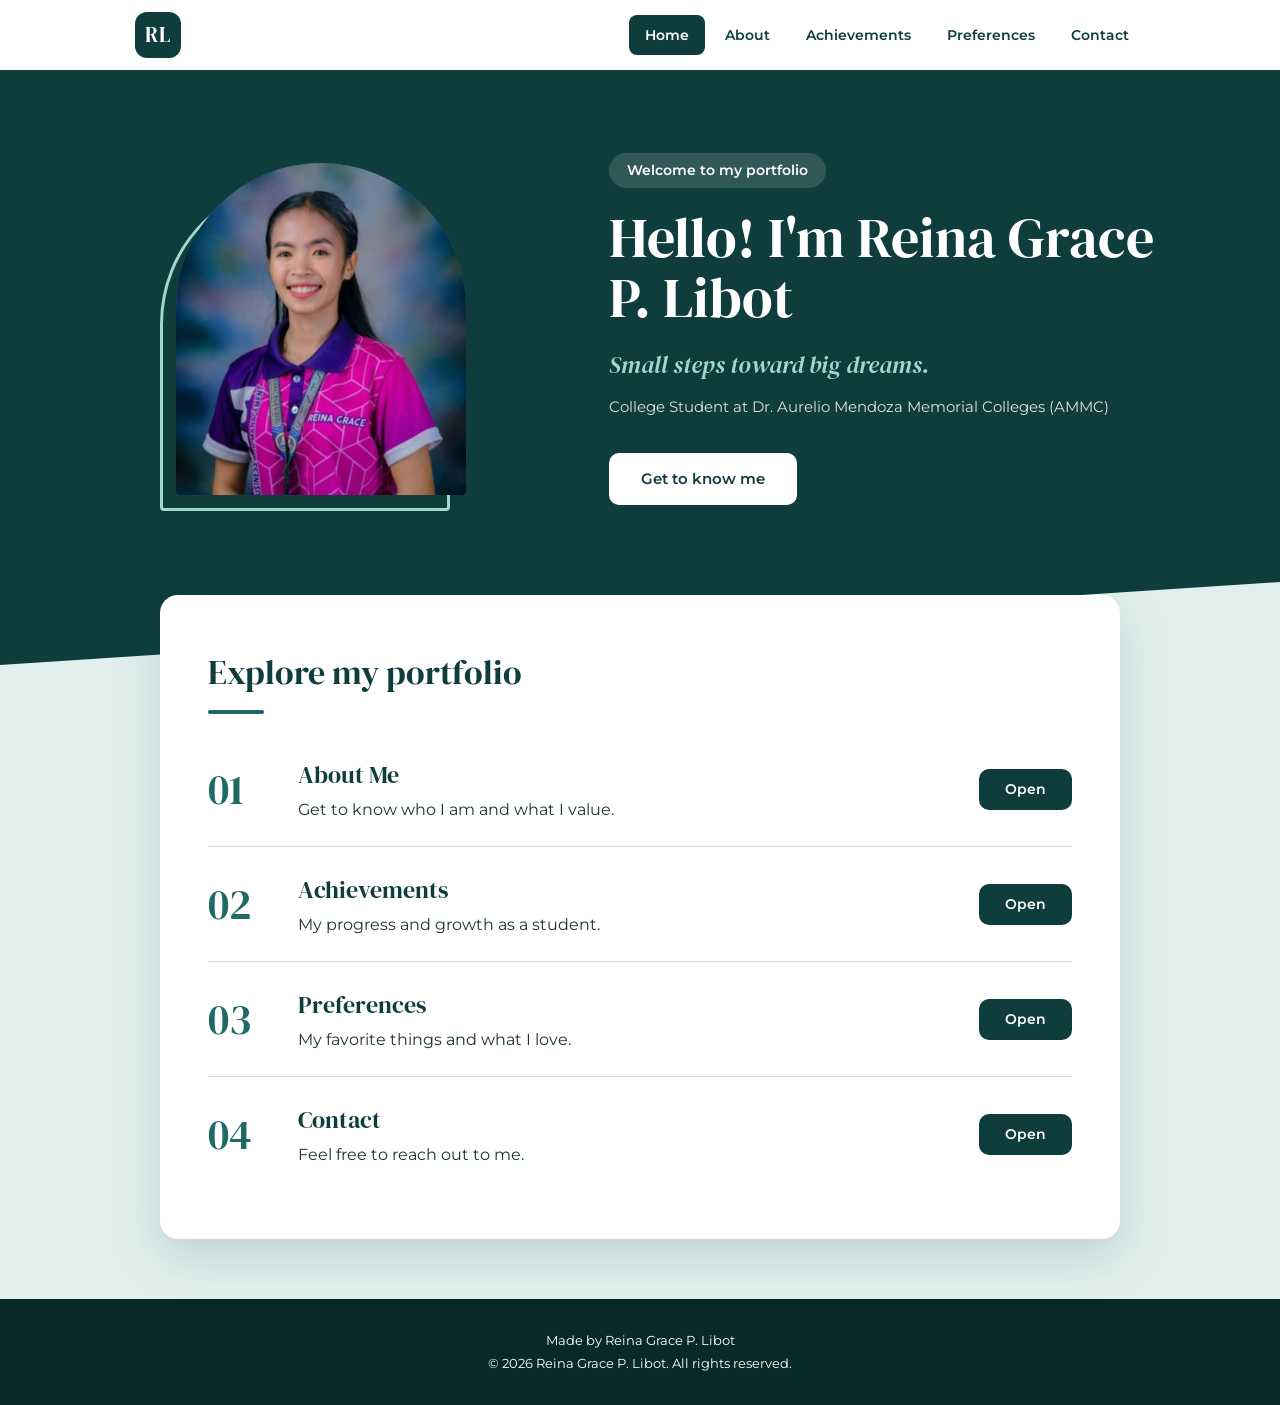
<file: index.html>
<!DOCTYPE html>
<html lang="en"><head><meta charset="UTF-8"><meta name="viewport" content="width=device-width, initial-scale=1.0"><title>Home | Reina Grace P. Libot</title><link rel="preconnect" href="https://fonts.googleapis.com"><link rel="preconnect" href="https://fonts.gstatic.com" crossorigin><link href="https://fonts.googleapis.com/css2?family=DM+Serif+Display&family=Montserrat:wght@400;500;600&display=swap" rel="stylesheet">
<link rel="stylesheet" href="style.css">
</head><body><header><nav><a href="index.html" class="logo">RL</a><ul><li><a href="index.html" class="active">Home</a></li><li><a href="about.html">About</a></li><li><a href="achievements.html">Achievements</a></li><li><a href="preferences.html">Preferences</a></li><li><a href="contact.html">Contact</a></li></ul></nav></header><div class="hero"><div class="hero-text"><span class="kicker">Welcome to my portfolio</span><h1>Hello! I'm Reina Grace P. Libot</h1><p class="subtitle">Small steps toward big dreams.</p><p class="school">College Student at Dr. Aurelio Mendoza Memorial Colleges (AMMC)</p><a href="about.html" class="button">Get to know me</a></div><div class="photo-wrap"><div class="photo"><span>RL</span><img src="./images/9dc46d05-0849-4667-86b0-34398af39d49.jfif" alt="" onerror="this.remove()"></div></div></div><section><div class="section-title"><h2>Explore my portfolio</h2><div class="line"></div></div><div class="cards menu-cards"><div class="card"><span class="num">01</span><h3>About Me</h3><p>Get to know who I am and what I value.</p><a href="about.html" class="button">Open</a></div><div class="card"><span class="num">02</span><h3>Achievements</h3><p>My progress and growth as a student.</p><a href="achievements.html" class="button">Open</a></div><div class="card"><span class="num">03</span><h3>Preferences</h3><p>My favorite things and what I love.</p><a href="preferences.html" class="button">Open</a></div><div class="card"><span class="num">04</span><h3>Contact</h3><p>Feel free to reach out to me.</p><a href="contact.html" class="button">Open</a></div></div></section><footer><p>Made by Reina Grace P. Libot</p><p>&copy; 2026 Reina Grace P. Libot. All rights reserved.</p></footer></body></html>
</file>
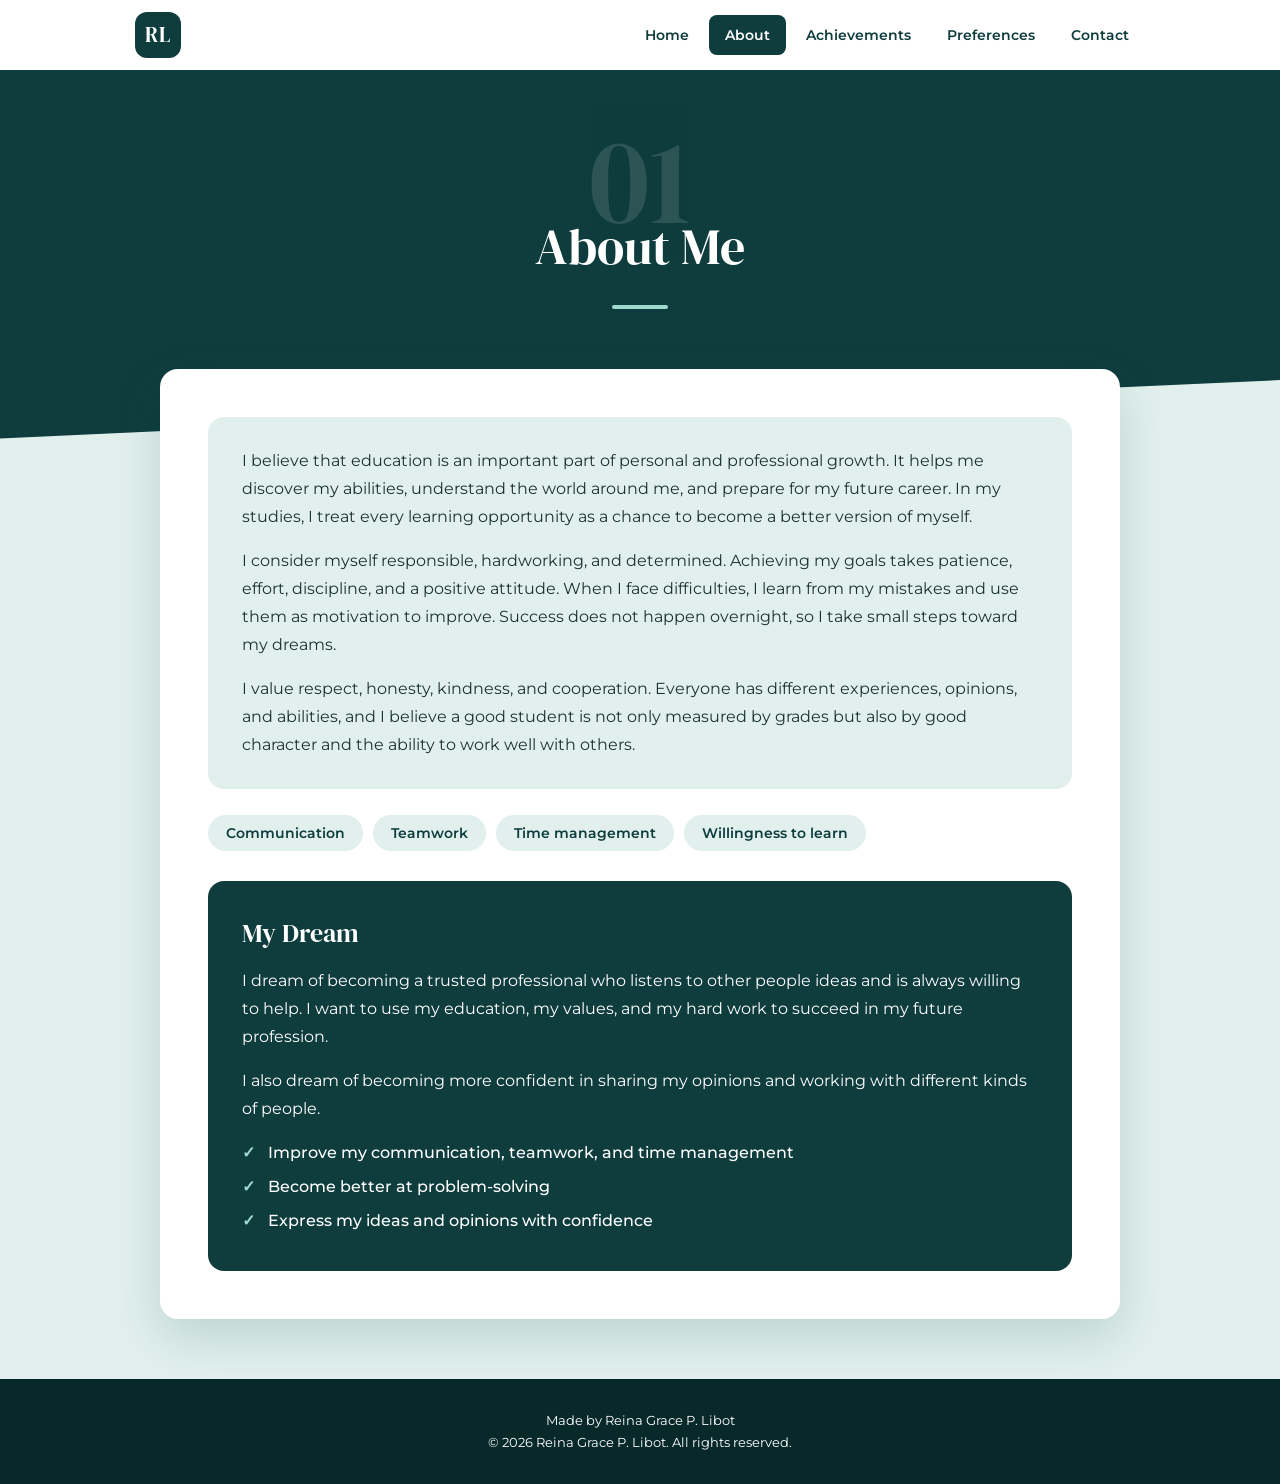
<file: about.html>
<!DOCTYPE html>
<html lang="en"><head><meta charset="UTF-8"><meta name="viewport" content="width=device-width, initial-scale=1.0"><title>About Me | Reina Grace P. Libot</title><link rel="preconnect" href="https://fonts.googleapis.com"><link rel="preconnect" href="https://fonts.gstatic.com" crossorigin><link href="https://fonts.googleapis.com/css2?family=DM+Serif+Display&family=Montserrat:wght@400;500;600&display=swap" rel="stylesheet">
<link rel="stylesheet" href="style.css">
</head><body><header><nav><a href="index.html" class="logo">RL</a><ul><li><a href="index.html">Home</a></li><li><a href="about.html" class="active">About</a></li><li><a href="achievements.html">Achievements</a></li><li><a href="preferences.html">Preferences</a></li><li><a href="contact.html">Contact</a></li></ul></nav></header><div class="page-head"><span class="number">01</span><h1>About Me</h1><div class="line"></div></div><section><div class="box"><p>I believe that education is an important part of personal and professional growth. It helps me discover my abilities, understand the world around me, and prepare for my future career. In my studies, I treat every learning opportunity as a chance to become a better version of myself.</p><p>I consider myself responsible, hardworking, and determined. Achieving my goals takes patience, effort, discipline, and a positive attitude. When I face difficulties, I learn from my mistakes and use them as motivation to improve. Success does not happen overnight, so I take small steps toward my dreams.</p><p>I value respect, honesty, kindness, and cooperation. Everyone has different experiences, opinions, and abilities, and I believe a good student is not only measured by grades but also by good character and the ability to work well with others.</p></div><div class="tags"><span>Communication</span><span>Teamwork</span><span>Time management</span><span>Willingness to learn</span></div><div class="box dream"><h3>My Dream</h3><p>I dream of becoming a trusted professional who listens to other people ideas and is always willing to help. I want to use my education, my values, and my hard work to succeed in my future profession.</p><p>I also dream of becoming more confident in sharing my opinions and working with different kinds of people.</p><ul class="goals"><li>Improve my communication, teamwork, and time management</li><li>Become better at problem-solving</li><li>Express my ideas and opinions with confidence</li></ul></div></section><footer><p>Made by Reina Grace P. Libot</p><p>&copy; 2026 Reina Grace P. Libot. All rights reserved.</p></footer></body></html>
</file>
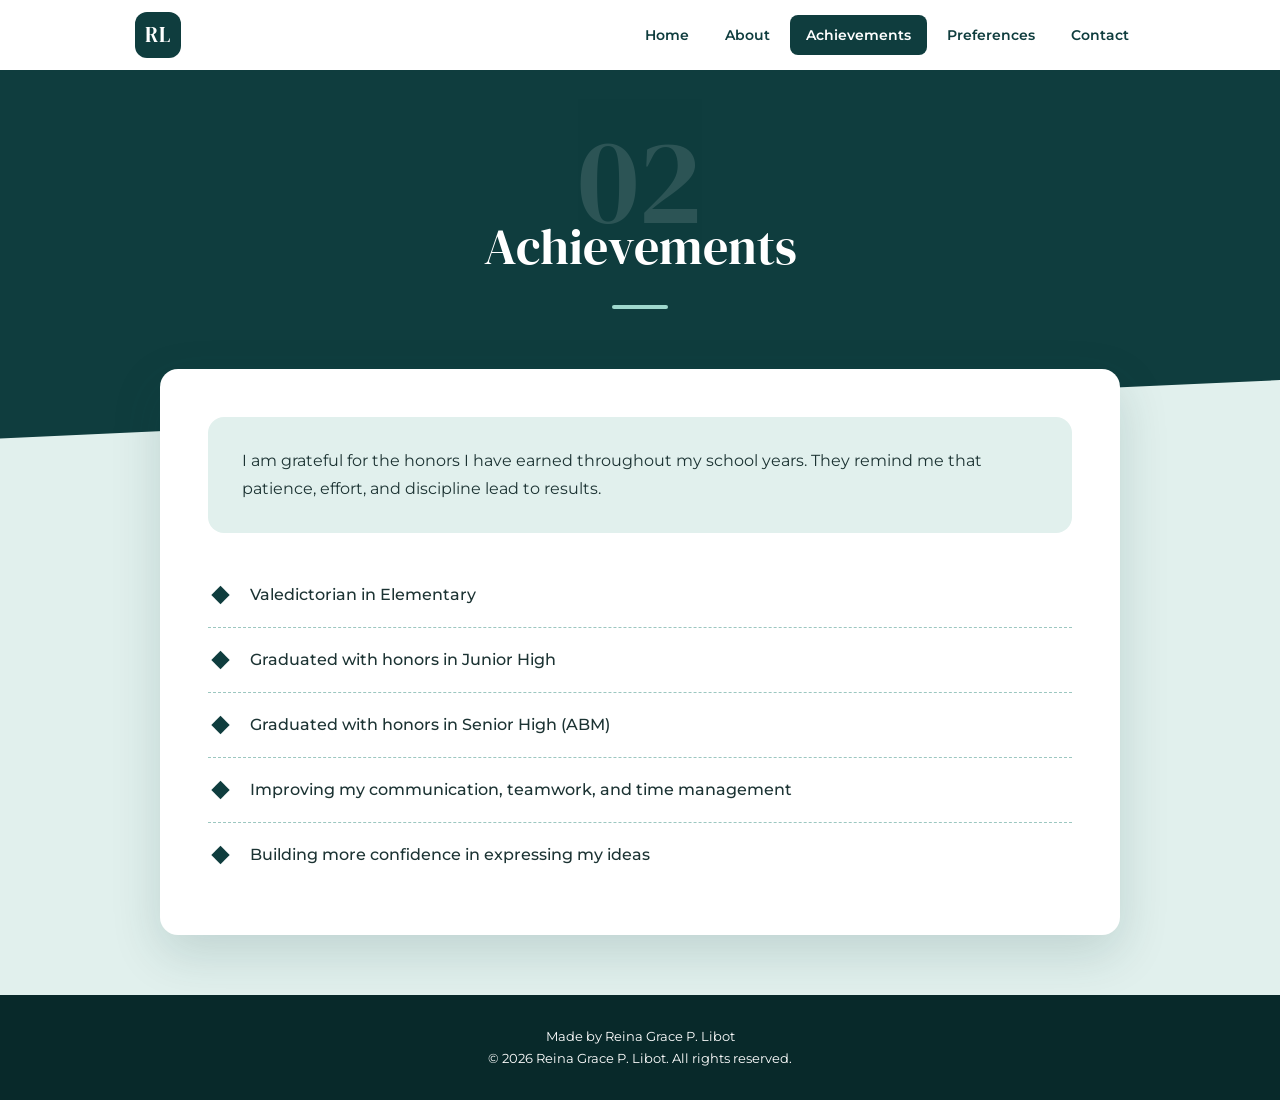
<file: achievements.html>
<!DOCTYPE html>
<html lang="en"><head><meta charset="UTF-8"><meta name="viewport" content="width=device-width, initial-scale=1.0"><title>Achievements | Reina Grace P. Libot</title><link rel="preconnect" href="https://fonts.googleapis.com"><link rel="preconnect" href="https://fonts.gstatic.com" crossorigin><link href="https://fonts.googleapis.com/css2?family=DM+Serif+Display&family=Montserrat:wght@400;500;600&display=swap" rel="stylesheet">
<link rel="stylesheet" href="style.css">
</head><body><header><nav><a href="index.html" class="logo">RL</a><ul><li><a href="index.html">Home</a></li><li><a href="about.html">About</a></li><li><a href="achievements.html" class="active">Achievements</a></li><li><a href="preferences.html">Preferences</a></li><li><a href="contact.html">Contact</a></li></ul></nav></header><div class="page-head"><span class="number">02</span><h1>Achievements</h1><div class="line"></div></div><section><div class="box"><p>I am grateful for the honors I have earned throughout my school years. They remind me that patience, effort, and discipline lead to results.</p></div><ul class="achievement-list"><li>Valedictorian in Elementary</li><li>Graduated with honors in Junior High</li><li>Graduated with honors in Senior High (ABM)</li><li>Improving my communication, teamwork, and time management</li><li>Building more confidence in expressing my ideas</li></ul></section><footer><p>Made by Reina Grace P. Libot</p><p>&copy; 2026 Reina Grace P. Libot. All rights reserved.</p></footer></body></html>
</file>
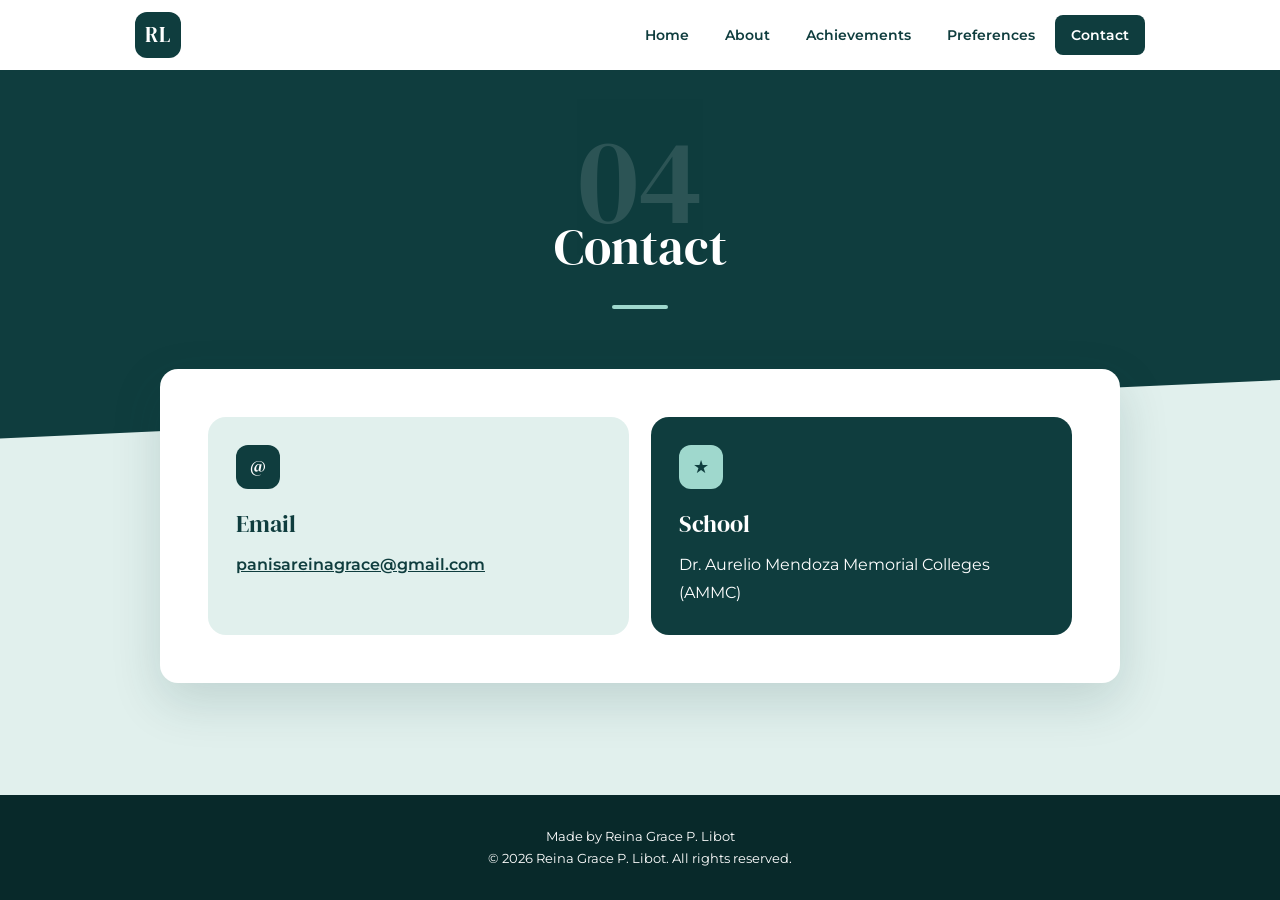
<file: contact.html>
<!DOCTYPE html>
<html lang="en"><head><meta charset="UTF-8"><meta name="viewport" content="width=device-width, initial-scale=1.0"><title>Contact | Reina Grace P. Libot</title><link rel="preconnect" href="https://fonts.googleapis.com"><link rel="preconnect" href="https://fonts.gstatic.com" crossorigin><link href="https://fonts.googleapis.com/css2?family=DM+Serif+Display&family=Montserrat:wght@400;500;600&display=swap" rel="stylesheet">
<link rel="stylesheet" href="style.css">
</head><body><header><nav><a href="index.html" class="logo">RL</a><ul><li><a href="index.html">Home</a></li><li><a href="about.html">About</a></li><li><a href="achievements.html">Achievements</a></li><li><a href="preferences.html">Preferences</a></li><li><a href="contact.html" class="active">Contact</a></li></ul></nav></header><div class="page-head"><span class="number">04</span><h1>Contact</h1><div class="line"></div></div><section><div class="cards contact-cards"><div class="card"><span class="num">@</span><h3>Email</h3><p><a href="mailto:panisareinagrace@gmail.com">panisareinagrace@gmail.com</a></p></div><div class="card"><span class="num">&#9733;</span><h3>School</h3><p>Dr. Aurelio Mendoza Memorial Colleges (AMMC)</p></div></div></section><footer><p>Made by Reina Grace P. Libot</p><p>&copy; 2026 Reina Grace P. Libot. All rights reserved.</p></footer></body></html>
</file>
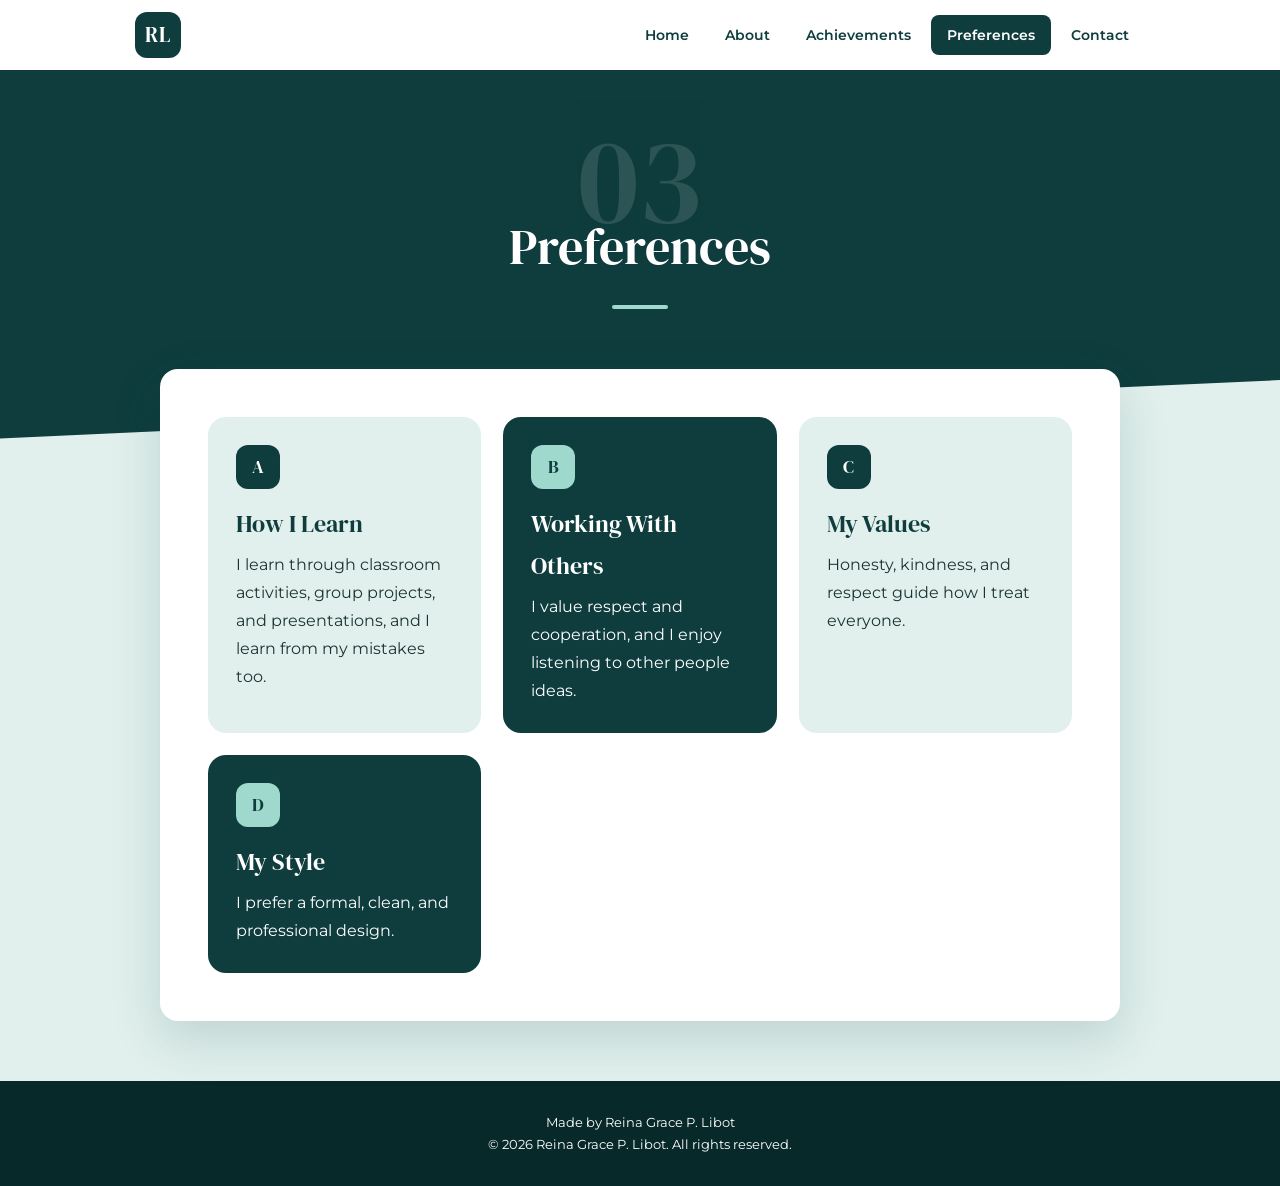
<file: preferences.html>
<!DOCTYPE html>
<html lang="en"><head><meta charset="UTF-8"><meta name="viewport" content="width=device-width, initial-scale=1.0"><title>Preferences | Reina Grace P. Libot</title><link rel="preconnect" href="https://fonts.googleapis.com"><link rel="preconnect" href="https://fonts.gstatic.com" crossorigin><link href="https://fonts.googleapis.com/css2?family=DM+Serif+Display&family=Montserrat:wght@400;500;600&display=swap" rel="stylesheet">
<link rel="stylesheet" href="style.css">
</head><body><header><nav><a href="index.html" class="logo">RL</a><ul><li><a href="index.html">Home</a></li><li><a href="about.html">About</a></li><li><a href="achievements.html">Achievements</a></li><li><a href="preferences.html" class="active">Preferences</a></li><li><a href="contact.html">Contact</a></li></ul></nav></header><div class="page-head"><span class="number">03</span><h1>Preferences</h1><div class="line"></div></div><section><div class="cards"><div class="card"><span class="num">A</span><h3>How I Learn</h3><p>I learn through classroom activities, group projects, and presentations, and I learn from my mistakes too.</p></div><div class="card"><span class="num">B</span><h3>Working With Others</h3><p>I value respect and cooperation, and I enjoy listening to other people ideas.</p></div><div class="card"><span class="num">C</span><h3>My Values</h3><p>Honesty, kindness, and respect guide how I treat everyone.</p></div><div class="card"><span class="num">D</span><h3>My Style</h3><p>I prefer a formal, clean, and professional design.</p></div></div></section><footer><p>Made by Reina Grace P. Libot</p><p>&copy; 2026 Reina Grace P. Libot. All rights reserved.</p></footer></body></html>
</file>
<file: style.css>
:root{--navy:#0f3d3e;--navy-dark:#08292a;--navy-mid:#1f6a66;--navy-soft:#e1f0ed;--white:#ffffff;--text:#1c3333;--mint:#9fd8cd;}

* { margin: 0; padding: 0; box-sizing: border-box; }

html { scroll-behavior: smooth; }

@media (prefers-reduced-motion: reduce) {
  html { scroll-behavior: auto; }
  * { transition: none !important; }
}

body {
  font-family: "Montserrat", sans-serif;
  color: var(--text);
  line-height: 1.75;
  background: var(--navy-soft);
  display: flex;
  flex-direction: column;
  min-height: 100vh;
}

h1, h2, h3, .logo { font-family: "DM Serif Display", serif; font-weight: 400; }

a:focus-visible, .button:focus-visible { outline: 3px solid var(--navy-mid); outline-offset: 3px; }


header { position: sticky; top: 0; z-index: 10; background: var(--white); border-bottom: 3px solid var(--navy); }

nav { max-width: 1050px; margin: 0 auto; padding: 12px 20px; display: flex; justify-content: space-between; align-items: center; flex-wrap: wrap; gap: 10px; }

.logo { width: 46px; height: 46px; display: flex; align-items: center; justify-content: center; background: var(--navy); color: var(--white); border-radius: 12px; font-size: 21px; letter-spacing: 1px; text-decoration: none; }

nav ul { list-style: none; display: flex; flex-wrap: wrap; gap: 4px; }
nav ul a { display: block; color: var(--navy); text-decoration: none; font-size: 14px; font-weight: 600; padding: 8px 16px; border-radius: 8px; transition: 0.2s; }
nav ul a:hover { background: var(--navy-soft); }
nav ul a.active { background: var(--navy); color: var(--white); }


.hero {
  display: grid;
  grid-template-columns: 1fr 1.3fr;
  align-items: center;
  gap: 70px;
  padding: 80px 8% 160px;
  background: var(--navy);
  color: var(--white);
  clip-path: polygon(0 0, 100% 0, 100% 86%, 0 100%);
}

.photo-wrap { position: relative; order: -1; width: 100%; max-width: 290px; aspect-ratio: 7 / 8; justify-self: center; }
.photo-wrap::before { content: ""; position: absolute; inset: 0; border: 3px solid var(--mint); border-radius: 999px 999px 28px 28px; transform: translate(-16px, 16px); }

.photo { position: relative; width: 100%; height: 100%; overflow: hidden; border-radius: 999px 999px 28px 28px; background: var(--navy-mid); display: flex; align-items: center; justify-content: center; }
.photo span { font-family: "DM Serif Display", serif; font-size: 5rem; color: var(--white); }
.photo img { position: absolute; inset: 0; width: 100%; height: 100%; object-fit: cover; object-position: top; }

.kicker { display: inline-block; background: rgba(255, 255, 255, 0.14); padding: 5px 18px; border-radius: 30px; font-size: 14px; font-weight: 600; margin-bottom: 20px; }
.hero h1 { font-size: clamp(38px, 5vw, 56px); line-height: 1.08; margin-bottom: 16px; }
.subtitle { font-family: "DM Serif Display", serif; font-size: 24px; font-style: italic; color: var(--mint); margin-bottom: 8px; }
.school { font-size: 15px; opacity: 0.85; margin-bottom: 32px; }

.button { display: inline-block; background: var(--white); color: var(--navy); padding: 13px 32px; border-radius: 10px; text-decoration: none; font-weight: 600; font-size: 15px; transition: 0.2s; }
.button:hover { background: var(--mint); }


.page-head { position: relative; text-align: center; padding: 60px 20px 130px; background: var(--navy); color: var(--white); clip-path: polygon(0 0, 100% 0, 100% 84%, 0 100%); }
.page-head .number { display: block; font-family: "DM Serif Display", serif; font-size: 120px; line-height: 0.8; color: var(--white); opacity: 0.12; margin-bottom: -26px; }
.page-head h1 { position: relative; font-size: clamp(36px, 5vw, 50px); }
.page-head .line { width: 56px; height: 4px; background: var(--mint); margin: 14px auto 0; border-radius: 10px; }


section { position: relative; z-index: 2; width: min(960px, calc(100% - 40px)); margin: -70px auto 60px; padding: 48px; background: var(--white); border-radius: 18px; box-shadow: 0 18px 50px rgba(15, 61, 62, 0.16); }

.section-title { margin-bottom: 18px; }
.section-title h2 { font-size: 34px; color: var(--navy); }
.section-title .line { width: 56px; height: 4px; background: var(--navy-mid); margin-top: 8px; border-radius: 10px; }


.box { background: var(--navy-soft); border-radius: 16px; padding: 30px 34px; }
.box p { margin-bottom: 16px; }
.box p:last-child { margin-bottom: 0; }
.box h3 { color: var(--navy); font-size: 26px; margin-bottom: 10px; }

.dream { margin-top: 30px; background: var(--navy); color: var(--white); }
.dream h3 { color: var(--white); }

.goals { list-style: none; margin-top: 14px; }
.goals li { margin-bottom: 6px; padding-left: 26px; position: relative; font-weight: 500; }
.goals li::before { content: "\2713"; position: absolute; left: 0; color: var(--mint); font-weight: 700; }

.tags { display: flex; flex-wrap: wrap; gap: 10px; margin-top: 26px; }
.tags span { background: var(--navy-soft); color: var(--navy); border-radius: 999px; padding: 6px 18px; font-size: 14px; font-weight: 600; }


.cards { display: grid; grid-template-columns: repeat(auto-fit, minmax(250px, 1fr)); gap: 22px; }

.card { background: var(--navy-soft); border-radius: 18px; padding: 28px; transition: 0.2s; }
.card:nth-child(even) { background: var(--navy); color: var(--white); }
.card:nth-child(even) h3 { color: var(--white); }
.card:nth-child(even) .num { background: var(--mint); color: var(--navy); }
.card:hover { transform: translateY(-4px); box-shadow: 0 12px 28px rgba(15, 61, 62, 0.18); }

.card .num { display: inline-block; width: 44px; height: 44px; line-height: 44px; text-align: center; border-radius: 12px; background: var(--navy); color: var(--white); font-family: "DM Serif Display", serif; font-size: 18px; margin-bottom: 14px; }
.card h3 { color: var(--navy); font-size: 24px; margin-bottom: 6px; }

.contact-cards a { color: var(--navy); font-weight: 600; word-break: break-all; }


.menu-cards { display: flex; flex-direction: column; gap: 0; }

.menu-cards .card:nth-child(n) {
  display: grid;
  grid-template-columns: 70px 1fr auto;
  column-gap: 20px;
  align-items: center;
  background: none;
  color: var(--text);
  border-radius: 0;
  padding: 22px 0;
  border-bottom: 1px solid #c8e0db;
  box-shadow: none;
  transform: none;
}

.menu-cards .card:last-child { border-bottom: 0; }
.menu-cards .card .num { grid-row: 1 / 3; grid-column: 1; background: none; color: var(--navy-mid); font-size: 42px; width: auto; height: auto; line-height: 1; margin: 0; text-align: left; }
.menu-cards .card h3 { grid-column: 2; grid-row: 1; margin: 0; color: var(--navy); }
.menu-cards .card p { grid-column: 2; grid-row: 2; }
.menu-cards .card .button { grid-column: 3; grid-row: 1 / 3; background: var(--navy); color: var(--white); padding: 8px 26px; font-size: 14px; }
.menu-cards .card .button:hover { background: var(--navy-mid); }


.achievement-list { list-style: none; margin-top: 30px; }
.achievement-list li { position: relative; padding: 18px 0 18px 42px; font-weight: 500; border-bottom: 1px dashed #9cc7c0; }
.achievement-list li:last-child { border-bottom: 0; }
.achievement-list li::before { content: ""; position: absolute; left: 6px; top: 50%; width: 13px; height: 13px; background: var(--navy); transform: translateY(-50%) rotate(45deg); }


footer { margin-top: auto; text-align: center; padding: 30px 20px; background: var(--navy-dark); color: var(--white); font-size: 13px; }

@media (max-width: 700px) {
  nav { justify-content: center; }
  .hero { grid-template-columns: 1fr; text-align: center; gap: 40px; padding: 50px 6% 120px; }
  .photo-wrap { max-width: 220px; }
  .page-head { padding: 44px 20px 110px; }
  .page-head .number { font-size: 90px; }
  section { padding: 28px 22px; margin-top: -60px; }
  .menu-cards .card:nth-child(n) { grid-template-columns: 48px 1fr; }
  .menu-cards .card .num { font-size: 32px; }
  .menu-cards .card .button { grid-column: 2; grid-row: 3; justify-self: start; margin-top: 10px; }
}
</file>
